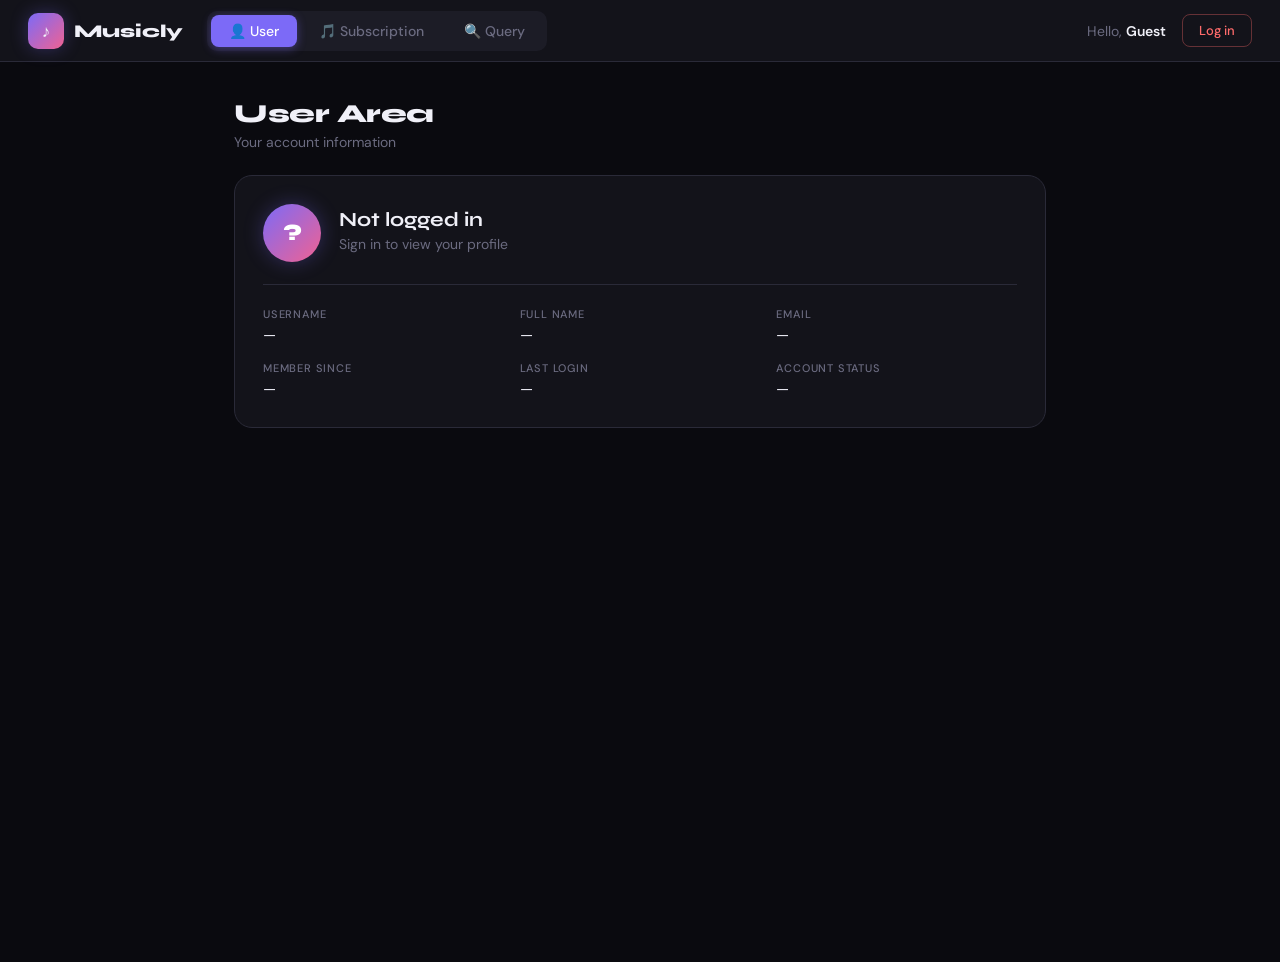
<file: Fontend/index.html>
<!DOCTYPE html>
<html lang="en">
<head>
  <meta charset="UTF-8">
  <meta name="viewport" content="width=device-width, initial-scale=1.0">
  <title>Musicly — Library</title>
  <link rel="stylesheet" href="css/shared.css">
  <link rel="stylesheet" href="css/main.css">
</head>
<body>

  <!-- ══════════════════════════════════════
       TOPBAR (header with username + logout)
  ══════════════════════════════════════ -->
  <header class="topbar">
    <div class="topbar-logo">
      <div class="logo-mark">♪</div>
      <span class="logo-text">Musicly</span>
    </div>

    <nav class="topbar-nav">
      <button class="tab-btn active" onclick="switchTab('user', this)">
        👤 User
      </button>
      <button class="tab-btn" onclick="switchTab('subscription', this)">
        🎵 Subscription
      </button>
      <button class="tab-btn" onclick="switchTab('query', this)">
        🔍 Query
      </button>
    </nav>

    <div class="topbar-right">
      <span class="welcome-text">Hello, <strong id="topUsername">—</strong></span>
      <button class="logout-link" id="authBtn" onclick="logout()">Log out</button>
    </div>
  </header>

  <!-- ══════════════════════════════════════
       MAIN CONTENT
  ══════════════════════════════════════ -->
  <main class="main">

    <!-- ─────────────────────────────────
         1. USER AREA
    ───────────────────────────────── -->
    <section id="tab-user" class="tab-section active">
      <div class="section-header">
        <h2 class="section-title">User Area</h2>
        <p class="section-sub">Your account information</p>
      </div>

      <div class="card">
        <div class="user-profile">
          <div class="user-avatar" id="userAvatar">?</div>
          <div class="user-details">
            <div class="user-display-name" id="userDisplayName">—</div>
            <div class="user-display-email" id="userDisplayEmail">—</div>
            <div class="user-display-status" id="userDisplayStatus"></div>
          </div>
        </div>

        <div class="profile-grid">
          <div class="profile-item">
            <span class="pi-label">Username</span>
            <span class="pi-value" id="puUsername">—</span>
          </div>
          <div class="profile-item">
            <span class="pi-label">Full Name</span>
            <span class="pi-value" id="puFullName">—</span>
          </div>
          <div class="profile-item">
            <span class="pi-label">Email</span>
            <span class="pi-value" id="puEmail">—</span>
          </div>
          <div class="profile-item">
            <span class="pi-label">Member Since</span>
            <span class="pi-value" id="puCreated">—</span>
          </div>
          <div class="profile-item">
            <span class="pi-label">Last Login</span>
            <span class="pi-value" id="puLastLogin">—</span>
          </div>
          <div class="profile-item">
            <span class="pi-label">Account Status</span>
            <span class="pi-value" id="puStatus">—</span>
          </div>
        </div>
      </div>
    </section>

    <!-- ─────────────────────────────────
         2. SUBSCRIPTION AREA
    ───────────────────────────────── -->
    <section id="tab-subscription" class="tab-section">
      <div class="section-header">
        <h2 class="section-title">Subscription Area</h2>
        <p class="section-sub">
          Music you have subscribed to · stored in DynamoDB · images from S3
        </p>
      </div>

      <!-- subscription list — empty for new users -->
      <div id="subList" class="music-list">
        <div class="empty-state">
          <div class="empty-icon">🎵</div>
          <div class="empty-title">No subscriptions yet</div>
          <div class="empty-desc">
            Go to the <strong>Query</strong> tab to search for music
            and click <em>Subscribe</em> to add songs here.
          </div>
        </div>
      </div>
    </section>

    <!-- ─────────────────────────────────
         3. QUERY AREA
    ───────────────────────────────── -->
    <section id="tab-query" class="tab-section">
      <div class="section-header">
        <h2 class="section-title">Query Area</h2>
        <p class="section-sub">
          Search songs from DynamoDB · at least one field required
        </p>
      </div>

      <!-- search form -->
      <div class="card query-card">
        <div class="query-fields">
          <div class="form-group">
            <label class="flabel">Title</label>
            <input type="text" id="qTitle"  placeholder="e.g. Love Story">
          </div>
          <div class="form-group">
            <label class="flabel">Artist</label>
            <input type="text" id="qArtist" placeholder="e.g. Taylor Swift">
          </div>
          <div class="form-group">
            <label class="flabel">Album</label>
            <input type="text" id="qAlbum"  placeholder="e.g. Fearless">
          </div>
          <div class="form-group">
            <label class="flabel">Year</label>
            <input type="text" id="qYear"   placeholder="e.g. 1974" maxlength="4">
          </div>
        </div>
        <div class="query-actions">
          <button class="btn" id="queryBtn" onclick="runQuery()">
            Query
          </button>
          <button class="btn btn-outline" onclick="clearQuery()">
            Clear
          </button>
        </div>
        <div id="queryIndexTag" class="index-tag"></div>
      </div>

      <!-- results -->
      <div id="queryResults" class="music-list" style="display:none"></div>
      <div id="queryEmpty"   class="no-result"  style="display:none">
        no result.
      </div>
    </section>

  </main>

  <!-- toast -->
  <div id="toast" class="toast"></div>
  <script src="js/config.js"></script>
  <script src="js/main.js"></script>
</body>
</html>
</file>
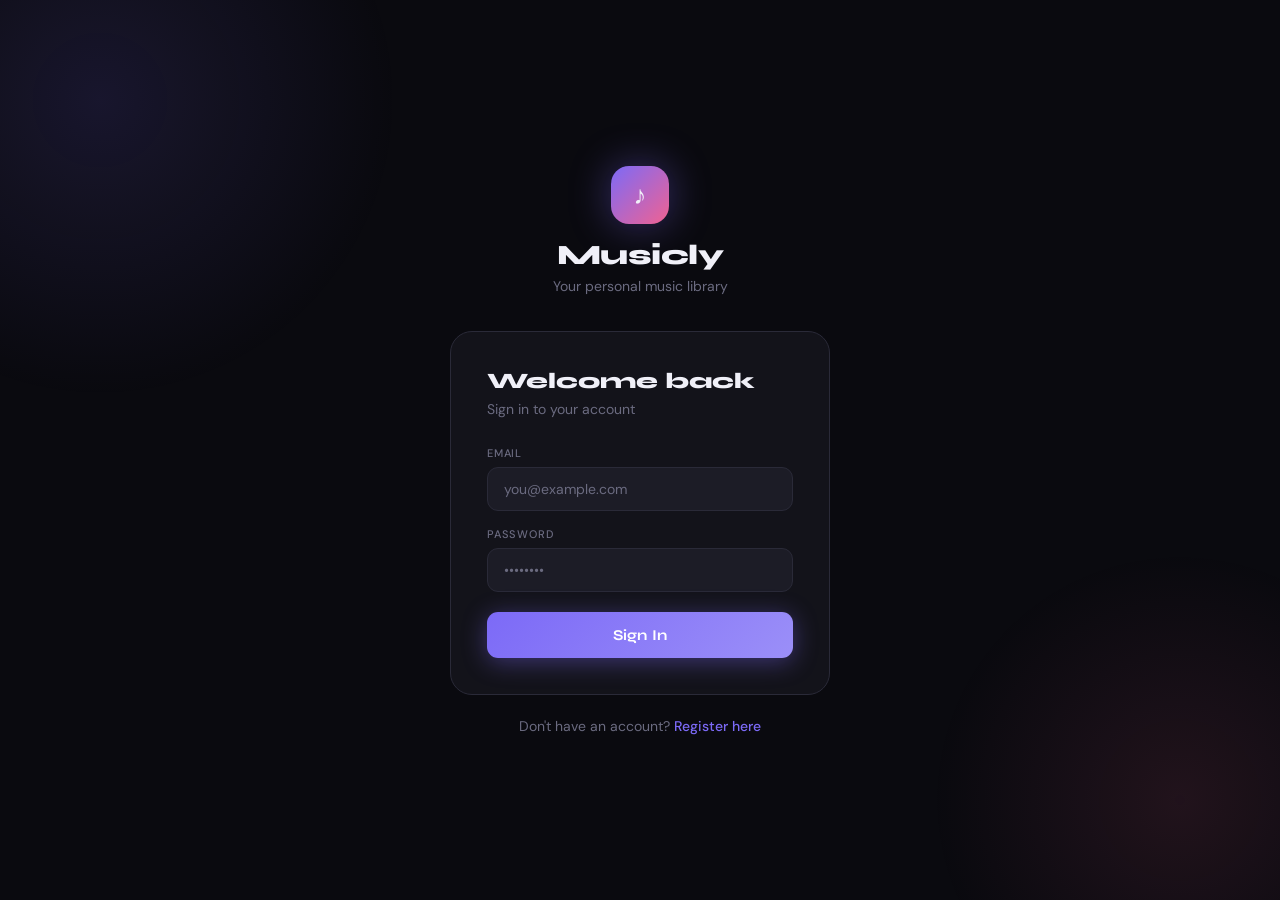
<file: Fontend/login.html>
<!DOCTYPE html>
<html lang="en">
<head>
  <meta charset="UTF-8">
  <meta name="viewport" content="width=device-width, initial-scale=1.0">
  <title>Musicly — Sign In</title>
  <link rel="stylesheet" href="css/shared.css">
  <link rel="stylesheet" href="css/login.css">
</head>
<body>

  <div class="container">

    <!-- Logo -->
    <div class="logo">
      <div class="logo-mark">♪</div>
      <h1>Musicly</h1>
      <p>Your personal music library</p>
    </div>

    <!-- Card -->
    <div class="card">
      <div class="card-title">Welcome back</div>
      <div class="card-sub">Sign in to your account</div>

      <div id="msg" class="msg"></div>

      <div class="form-group">
        <label class="flabel">Email</label>
        <input type="email" id="loginEmail" placeholder="you@example.com" autocomplete="email">
      </div>

      <div class="form-group">
        <label class="flabel">Password</label>
        <input type="password" id="loginPassword" placeholder="••••••••" autocomplete="current-password">
      </div>

      <button class="btn btn-full" id="loginBtn" onclick="handleLogin()">
        Sign In
      </button>
    </div>

    <!-- Link to register -->
    <div class="bottom-link">
      Don't have an account? <a href="register.html">Register here</a>
    </div>

  </div>

  <script src="js/config.js"></script>
  <script src="js/login.js"></script>
</body>
</html>
</file>
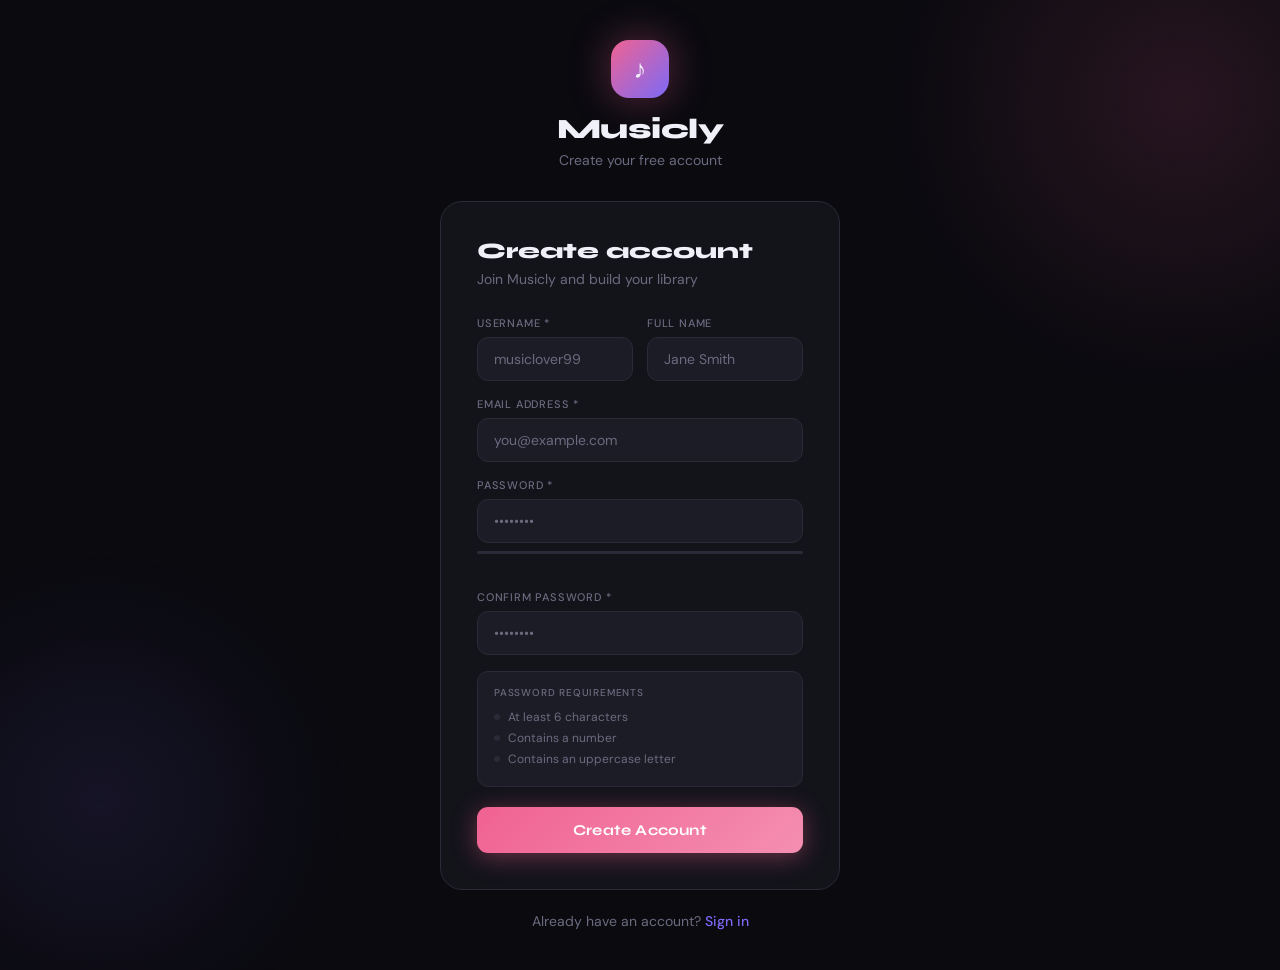
<file: Fontend/register.html>
<!DOCTYPE html>
<html lang="en">
<head>
  <meta charset="UTF-8">
  <meta name="viewport" content="width=device-width, initial-scale=1.0">
  <title>Musicly — Register</title>
  <link rel="stylesheet" href="css/shared.css">
  <link rel="stylesheet" href="css/register.css">
</head>
<body>

  <div class="container">

    <!-- Logo -->
    <div class="logo">
      <div class="logo-mark">♪</div>
      <h1>Musicly</h1>
      <p>Create your free account</p>
    </div>

    <!-- Card -->
    <div class="card">
      <div class="card-title">Create account</div>
      <div class="card-sub">Join Musicly and build your library</div>

      <div id="msg" class="msg"></div>

      <div class="form-row">
        <div class="form-group">
          <label class="flabel">Username *</label>
          <input type="text" id="regUsername" placeholder="musiclover99" maxlength="30">
        </div>
        <div class="form-group">
          <label class="flabel">Full Name</label>
          <input type="text" id="regFullName" placeholder="Jane Smith">
        </div>
      </div>

      <div class="form-group">
        <label class="flabel">Email Address *</label>
        <input type="email" id="regEmail" placeholder="you@example.com" autocomplete="email">
      </div>

      <div class="form-group">
        <label class="flabel">Password *</label>
        <input type="password" id="regPassword" placeholder="••••••••" autocomplete="new-password">
        <div class="strength-wrap">
          <div class="strength-bar-track">
            <div class="strength-bar" id="strengthBar"></div>
          </div>
          <div class="strength-text" id="strengthText"></div>
        </div>
      </div>

      <div class="form-group">
        <label class="flabel">Confirm Password *</label>
        <input type="password" id="regConfirm" placeholder="••••••••" autocomplete="new-password">
      </div>

      <!-- Password requirements -->
      <div class="requirements">
        <div class="req-title">Password requirements</div>
        <div class="req-item" id="req-len">
          <span class="req-dot"></span> At least 6 characters
        </div>
        <div class="req-item" id="req-num">
          <span class="req-dot"></span> Contains a number
        </div>
        <div class="req-item" id="req-upper">
          <span class="req-dot"></span> Contains an uppercase letter
        </div>
      </div>

      <button class="btn btn-full" id="regBtn" onclick="handleRegister()">
        Create Account
      </button>
    </div>

    <!-- Link to login -->
    <div class="bottom-link">
      Already have an account? <a href="login.html">Sign in</a>
    </div>

  </div>

  <script src="js/config.js"></script>
  <script src="js/register.js"></script>
</body>
</html>
</file>
<file: Fontend/css/shared.css>
/* ── shared.css — global variables, reset, base ── */
@import url('https://fonts.googleapis.com/css2?family=Syne:wght@400;600;700;800&family=DM+Sans:wght@300;400;500&display=swap');

:root {
  --bg:         #0a0a0f;
  --surface:    #13131a;
  --surface2:   #1c1c26;
  --border:     #2a2a38;
  --accent:     #7c6af7;
  --accent2:    #f06292;
  --text:       #f0f0f8;
  --muted:      #6b6b80;
  --input-bg:   #1c1c26;
  --error:      #ff6b6b;
  --success:    #6bffb8;
  --font-head:  'Syne', sans-serif;
  --font-body:  'DM Sans', sans-serif;
}

* { margin: 0; padding: 0; box-sizing: border-box; }

body {
  background: var(--bg);
  color: var(--text);
  font-family: var(--font-body);
  min-height: 100vh;
}

/* ── form elements ── */
label.flabel {
  display: block;
  font-size: 11px;
  font-weight: 500;
  color: var(--muted);
  text-transform: uppercase;
  letter-spacing: 0.8px;
  margin-bottom: 7px;
}

input, select {
  width: 100%;
  padding: 12px 16px;
  background: var(--input-bg);
  border: 1px solid var(--border);
  border-radius: 11px;
  color: var(--text);
  font-family: var(--font-body);
  font-size: 14px;
  outline: none;
  transition: border-color 0.2s, box-shadow 0.2s;
}
input:focus, select:focus {
  border-color: var(--accent);
  box-shadow: 0 0 0 3px rgba(124,106,247,0.15);
}
input::placeholder { color: var(--muted); }
select option      { background: var(--surface2); }

/* ── buttons ── */
.btn {
  padding: 12px 24px;
  border: none;
  border-radius: 11px;
  background: linear-gradient(135deg, var(--accent), #9b8ff8);
  color: white;
  font-family: var(--font-head);
  font-size: 14px;
  font-weight: 700;
  cursor: pointer;
  transition: opacity 0.2s, transform 0.1s, box-shadow 0.2s;
  box-shadow: 0 4px 20px rgba(124,106,247,0.35);
  letter-spacing: 0.2px;
}
.btn:hover   { opacity: 0.9; box-shadow: 0 6px 28px rgba(124,106,247,0.5); }
.btn:active  { transform: scale(0.98); }
.btn:disabled{ opacity: 0.5; cursor: not-allowed; }

.btn-outline {
  background: transparent;
  border: 1px solid var(--border);
  color: var(--muted);
  box-shadow: none;
}
.btn-outline:hover { background: var(--surface2); color: var(--text); opacity: 1; box-shadow: none; }

.btn-red {
  background: transparent;
  border: 1px solid rgba(255,107,107,0.3);
  color: var(--error);
  box-shadow: none;
  padding: 7px 14px;
  font-size: 12px;
}
.btn-red:hover { background: rgba(255,107,107,0.1); opacity: 1; box-shadow: none; }

.btn-full { width: 100%; }

/* ── cards ── */
.card {
  background: var(--surface);
  border: 1px solid var(--border);
  border-radius: 18px;
  padding: 28px;
  margin-bottom: 22px;
}
.card-title {
  font-family: var(--font-head);
  font-size: 16px;
  font-weight: 700;
  margin-bottom: 20px;
  display: flex;
  align-items: center;
  gap: 8px;
}

/* ── messages ── */
.msg {
  padding: 11px 14px;
  border-radius: 9px;
  font-size: 13px;
  margin-bottom: 16px;
  display: none;
}
.msg.error   { background: rgba(255,107,107,0.1); border: 1px solid rgba(255,107,107,0.3); color: var(--error);   display: block; }
.msg.success { background: rgba(107,255,184,0.1); border: 1px solid rgba(107,255,184,0.3); color: var(--success); display: block; }

/* ── toast ── */
.toast {
  position: fixed;
  bottom: 24px; right: 24px;
  padding: 13px 20px;
  border-radius: 11px;
  font-size: 14px; font-weight: 500;
  z-index: 999;
  display: none;
  animation: slideUp 0.3s ease;
}
.toast.ok  { display: flex; background: rgba(107,255,184,0.12); border: 1px solid rgba(107,255,184,0.3); color: var(--success); }
.toast.err { display: flex; background: rgba(255,107,107,0.12); border: 1px solid rgba(255,107,107,0.3); color: var(--error); }

/* ── animations ── */
@keyframes fadeUp {
  from { opacity: 0; transform: translateY(24px); }
  to   { opacity: 1; transform: translateY(0); }
}
@keyframes fadeIn {
  from { opacity: 0; transform: translateY(10px); }
  to   { opacity: 1; transform: translateY(0); }
}
@keyframes slideUp {
  from { opacity: 0; transform: translateY(12px); }
  to   { opacity: 1; transform: translateY(0); }
}
@keyframes drift {
  from { transform: translate(0,0); }
  to   { transform: translate(60px,40px); }
}

/* ── utils ── */
.form-group  { margin-bottom: 16px; }
.form-row    { display: grid; grid-template-columns: 1fr 1fr; gap: 14px; }
.form-row .full { grid-column: 1 / -1; }
.btn-row     { display: flex; gap: 10px; flex-wrap: wrap; margin-top: 8px; }
.empty       { padding: 48px; text-align: center; color: var(--muted); font-size: 14px; }
.loading     { padding: 48px; text-align: center; color: var(--muted); font-size: 14px; }
</file>
<file: Fontend/css/main.css>
/* ── main.css ── */

/* ══════════════════════════════════════
   TOPBAR
══════════════════════════════════════ */
.topbar {
  position: fixed;
  top: 0; left: 0; right: 0;
  height: 62px;
  background: var(--surface);
  border-bottom: 1px solid var(--border);
  display: flex;
  align-items: center;
  padding: 0 28px;
  gap: 24px;
  z-index: 50;
}

.topbar-logo {
  display: flex;
  align-items: center;
  gap: 10px;
  flex-shrink: 0;
}
.logo-mark {
  width: 36px; height: 36px;
  background: linear-gradient(135deg, var(--accent), var(--accent2));
  border-radius: 10px;
  display: flex; align-items: center; justify-content: center;
  font-size: 17px;
  box-shadow: 0 0 18px rgba(124,106,247,0.3);
}
.logo-text {
  font-family: var(--font-head);
  font-size: 18px; font-weight: 800;
}

/* tab navigation */
.topbar-nav {
  display: flex;
  gap: 4px;
  background: var(--surface2);
  border-radius: 10px;
  padding: 4px;
}
.tab-btn {
  padding: 7px 18px;
  border: none;
  border-radius: 8px;
  background: transparent;
  color: var(--muted);
  font-family: var(--font-body);
  font-size: 14px; font-weight: 500;
  cursor: pointer;
  transition: background 0.15s, color 0.15s;
  white-space: nowrap;
}
.tab-btn:hover  { background: var(--border); color: var(--text); }
.tab-btn.active {
  background: var(--accent);
  color: white;
  box-shadow: 0 2px 10px rgba(124,106,247,0.4);
}

/* right side: username + logout */
.topbar-right {
  margin-left: auto;
  display: flex;
  align-items: center;
  gap: 16px;
  flex-shrink: 0;
}
.welcome-text {
  font-size: 14px;
  color: var(--muted);
}
.welcome-text strong {
  color: var(--text);
  font-weight: 600;
}
.logout-link {
  padding: 7px 16px;
  border: 1px solid rgba(255,107,107,0.35);
  border-radius: 8px;
  background: transparent;
  color: var(--error);
  font-family: var(--font-body);
  font-size: 13px; font-weight: 500;
  cursor: pointer;
  transition: background 0.15s;
}
.logout-link:hover { background: rgba(255,107,107,0.1); }

/* ══════════════════════════════════════
   MAIN CONTENT
══════════════════════════════════════ */
.main {
  margin-top: 62px;
  padding: 36px 24px;
  max-width: 860px;
  width: 100%;
  margin-left: auto;
  margin-right: auto;
}

/* tab sections */
.tab-section { display: none; }
.tab-section.active {
  display: block;
  animation: fadeIn 0.3s ease both;
}

.section-header  { margin-bottom: 24px; }
.section-title {
  font-family: var(--font-head);
  font-size: 26px; font-weight: 800;
  letter-spacing: -0.5px;
  margin-bottom: 4px;
}
.section-sub { color: var(--muted); font-size: 14px; }

/* ══════════════════════════════════════
   USER AREA
══════════════════════════════════════ */
.user-profile {
  display: flex;
  align-items: center;
  gap: 18px;
  padding-bottom: 22px;
  margin-bottom: 22px;
  border-bottom: 1px solid var(--border);
}
.user-avatar {
  width: 58px; height: 58px;
  border-radius: 50%;
  background: linear-gradient(135deg, var(--accent), var(--accent2));
  display: flex; align-items: center; justify-content: center;
  font-family: var(--font-head);
  font-size: 22px; font-weight: 800;
  color: white;
  flex-shrink: 0;
  box-shadow: 0 0 20px rgba(124,106,247,0.3);
}
.user-display-name  { font-family: var(--font-head); font-size: 20px; font-weight: 700; margin-bottom: 3px; }
.user-display-email { font-size: 14px; color: var(--muted); margin-bottom: 6px; }

.badge {
  display: inline-flex; align-items: center;
  padding: 2px 10px; border-radius: 20px;
  font-size: 12px; font-weight: 500; gap: 4px;
}
.badge.on  { background: rgba(107,255,184,0.1); border: 1px solid rgba(107,255,184,0.25); color: var(--success); }
.badge.off { background: rgba(255,107,107,0.1); border: 1px solid rgba(255,107,107,0.25); color: var(--error); }

.profile-grid {
  display: grid;
  grid-template-columns: repeat(3, 1fr);
  gap: 16px;
}
.profile-item { display: flex; flex-direction: column; gap: 4px; }
.pi-label {
  font-size: 11px; font-weight: 500;
  color: var(--muted);
  text-transform: uppercase; letter-spacing: 0.8px;
}
.pi-value { font-size: 15px; }

/* ══════════════════════════════════════
   MUSIC LIST (shared by subscription + query results)
══════════════════════════════════════ */
.music-list { display: flex; flex-direction: column; gap: 12px; }

.music-card {
  display: flex;
  align-items: center;
  gap: 16px;
  padding: 14px 18px;
  background: var(--surface);
  border: 1px solid var(--border);
  border-radius: 14px;
  transition: border-color 0.15s, transform 0.15s;
}
.music-card:hover {
  border-color: var(--accent);
  transform: translateY(-1px);
}

/* artist image from S3 */
.music-img {
  width: 54px; height: 54px;
  border-radius: 10px;
  object-fit: cover;
  background: var(--surface2);
  border: 1px solid var(--border);
  flex-shrink: 0;
}
.music-img-placeholder {
  width: 54px; height: 54px;
  border-radius: 10px;
  background: var(--surface2);
  border: 1px solid var(--border);
  display: flex; align-items: center; justify-content: center;
  font-size: 20px;
  flex-shrink: 0;
}

.music-info { flex: 1; min-width: 0; }
.music-title  { font-size: 15px; font-weight: 600; white-space: nowrap; overflow: hidden; text-overflow: ellipsis; margin-bottom: 3px; }
.music-artist { font-size: 13px; color: var(--muted); margin-bottom: 2px; }
.music-meta   { font-size: 12px; color: var(--muted); }

.music-action { flex-shrink: 0; }

/* subscribe button */
.btn-subscribe {
  padding: 8px 18px;
  border: 1px solid rgba(124,106,247,0.4);
  border-radius: 8px;
  background: rgba(124,106,247,0.1);
  color: var(--accent);
  font-family: var(--font-body);
  font-size: 13px; font-weight: 500;
  cursor: pointer;
  transition: background 0.15s, border-color 0.15s;
  white-space: nowrap;
}
.btn-subscribe:hover {
  background: rgba(124,106,247,0.2);
  border-color: var(--accent);
}
.btn-subscribe.subscribed {
  background: rgba(107,255,184,0.08);
  border-color: rgba(107,255,184,0.3);
  color: var(--success);
  cursor: default;
}

/* remove button */
.btn-remove {
  padding: 8px 18px;
  border: 1px solid rgba(255,107,107,0.35);
  border-radius: 8px;
  background: transparent;
  color: var(--error);
  font-family: var(--font-body);
  font-size: 13px; font-weight: 500;
  cursor: pointer;
  transition: background 0.15s;
  white-space: nowrap;
}
.btn-remove:hover { background: rgba(255,107,107,0.1); }

/* ══════════════════════════════════════
   EMPTY STATE
══════════════════════════════════════ */
.empty-state {
  text-align: center;
  padding: 60px 20px;
  background: var(--surface);
  border: 1px dashed var(--border);
  border-radius: 16px;
}
.empty-icon  { font-size: 40px; margin-bottom: 14px; }
.empty-title { font-family: var(--font-head); font-size: 18px; font-weight: 700; margin-bottom: 8px; }
.empty-desc  { font-size: 14px; color: var(--muted); line-height: 1.7; }
.empty-desc strong { color: var(--accent); }
.empty-desc em     { color: var(--text); font-style: normal; font-weight: 500; }

/* ══════════════════════════════════════
   QUERY AREA
══════════════════════════════════════ */
.query-card { margin-bottom: 24px; }

.query-fields {
  display: grid;
  grid-template-columns: 1fr 1fr;
  gap: 14px;
  margin-bottom: 16px;
}
.query-actions {
  display: flex;
  gap: 10px;
}
.index-tag {
  display: none;
  margin-top: 14px;
  padding: 6px 14px;
  border-radius: 20px;
  font-size: 12px; font-weight: 500;
  background: rgba(124,106,247,0.1);
  color: var(--accent);
  border: 1px solid rgba(124,106,247,0.25);
  width: fit-content;
}
.index-tag.show { display: block; }

/* no result message */
.no-result {
  text-align: center;
  padding: 40px;
  background: var(--surface);
  border: 1px solid var(--border);
  border-radius: 14px;
  font-size: 15px;
  color: var(--muted);
  font-style: italic;
}
</file>
<file: Fontend/css/login.css>
/* ── login.css ── */

body {
  display: flex;
  align-items: center;
  justify-content: center;
  overflow: hidden;
}

/* animated background blobs */
body::before {
  content: '';
  position: fixed;
  width: 600px; height: 600px;
  background: radial-gradient(circle, rgba(124,106,247,0.13) 0%, transparent 70%);
  top: -200px; left: -200px;
  animation: drift 8s ease-in-out infinite alternate;
  pointer-events: none;
}
body::after {
  content: '';
  position: fixed;
  width: 500px; height: 500px;
  background: radial-gradient(circle, rgba(240,98,146,0.1) 0%, transparent 70%);
  bottom: -150px; right: -150px;
  animation: drift 10s ease-in-out infinite alternate-reverse;
  pointer-events: none;
}

.container {
  width: 100%;
  max-width: 420px;
  padding: 20px;
  position: relative;
  z-index: 1;
  animation: fadeUp 0.6s ease both;
}

/* logo */
.logo {
  text-align: center;
  margin-bottom: 36px;
}
.logo-mark {
  width: 58px; height: 58px;
  background: linear-gradient(135deg, var(--accent), var(--accent2));
  border-radius: 18px;
  display: inline-flex;
  align-items: center;
  justify-content: center;
  font-size: 26px;
  margin-bottom: 14px;
  box-shadow: 0 0 40px rgba(124,106,247,0.4);
}
.logo h1 {
  font-family: var(--font-head);
  font-size: 28px;
  font-weight: 800;
  letter-spacing: -0.5px;
}
.logo p {
  color: var(--muted);
  font-size: 14px;
  margin-top: 5px;
}

/* card */
.card {
  border-radius: 22px;
  padding: 36px;
}
.card-title {
  font-family: var(--font-head);
  font-size: 22px;
  font-weight: 800;
  margin-bottom: 6px;
}
.card-sub {
  color: var(--muted);
  font-size: 14px;
  margin-bottom: 28px;
}

/* override btn for full width on this page */
.btn {
  width: 100%;
  padding: 14px;
  font-size: 15px;
  margin-top: 4px;
  box-shadow: 0 4px 24px rgba(124,106,247,0.4);
}
.btn:hover { box-shadow: 0 6px 32px rgba(124,106,247,0.55); }

/* bottom link */
.bottom-link {
  text-align: center;
  margin-top: 22px;
  font-size: 14px;
  color: var(--muted);
}
.bottom-link a {
  color: var(--accent);
  text-decoration: none;
  font-weight: 500;
}
.bottom-link a:hover { text-decoration: underline; }
</file>
<file: Fontend/css/register.css>
/* ── register.css ── */

body {
  display: flex;
  align-items: center;
  justify-content: center;
  overflow: hidden;
  padding: 20px 0;
}

body::before {
  content: '';
  position: fixed;
  width: 600px; height: 600px;
  background: radial-gradient(circle, rgba(240,98,146,0.13) 0%, transparent 70%);
  top: -200px; right: -200px;
  animation: drift 9s ease-in-out infinite alternate;
  pointer-events: none;
}
body::after {
  content: '';
  position: fixed;
  width: 500px; height: 500px;
  background: radial-gradient(circle, rgba(124,106,247,0.1) 0%, transparent 70%);
  bottom: -150px; left: -150px;
  animation: drift 11s ease-in-out infinite alternate-reverse;
  pointer-events: none;
}

.container {
  width: 100%;
  max-width: 440px;
  padding: 20px;
  position: relative;
  z-index: 1;
  animation: fadeUp 0.6s ease both;
}

.logo {
  text-align: center;
  margin-bottom: 32px;
}
.logo-mark {
  width: 58px; height: 58px;
  background: linear-gradient(135deg, var(--accent2), var(--accent));
  border-radius: 18px;
  display: inline-flex;
  align-items: center;
  justify-content: center;
  font-size: 26px;
  margin-bottom: 14px;
  box-shadow: 0 0 40px rgba(240,98,146,0.38);
}
.logo h1 {
  font-family: var(--font-head);
  font-size: 28px;
  font-weight: 800;
  letter-spacing: -0.5px;
}
.logo p { color: var(--muted); font-size: 14px; margin-top: 5px; }

.card {
  border-radius: 22px;
  padding: 36px;
}
.card-title {
  font-family: var(--font-head);
  font-size: 22px; font-weight: 800;
  margin-bottom: 6px;
}
.card-sub {
  color: var(--muted);
  font-size: 14px;
  margin-bottom: 28px;
}

/* pink-tinted focus for register */
input:focus {
  border-color: var(--accent2);
  box-shadow: 0 0 0 3px rgba(240,98,146,0.15);
}

/* password strength bar */
.strength-wrap { margin-top: 8px; }
.strength-bar-track {
  height: 3px;
  background: var(--border);
  border-radius: 2px;
  overflow: hidden;
}
.strength-bar {
  height: 100%;
  width: 0%;
  border-radius: 2px;
  transition: width 0.3s, background 0.3s;
}
.strength-text {
  font-size: 11px;
  color: var(--muted);
  margin-top: 4px;
  min-height: 16px;
}

/* requirements box */
.requirements {
  background: var(--input-bg);
  border: 1px solid var(--border);
  border-radius: 11px;
  padding: 14px 16px;
  margin-bottom: 16px;
}
.req-title {
  font-size: 10px; font-weight: 500;
  color: var(--muted);
  text-transform: uppercase;
  letter-spacing: 0.8px;
  margin-bottom: 10px;
}
.req-item {
  display: flex;
  align-items: center;
  gap: 8px;
  font-size: 12px;
  color: var(--muted);
  margin-bottom: 5px;
  transition: color 0.2s;
}
.req-item.met { color: var(--success); }
.req-dot {
  width: 6px; height: 6px;
  border-radius: 50%;
  background: var(--border);
  flex-shrink: 0;
  transition: background 0.2s;
}
.req-item.met .req-dot { background: var(--success); }

/* register btn — pink gradient */
.btn {
  width: 100%;
  padding: 14px;
  font-size: 15px;
  margin-top: 4px;
  background: linear-gradient(135deg, var(--accent2), #f48fb1);
  box-shadow: 0 4px 24px rgba(240,98,146,0.4);
}
.btn:hover { box-shadow: 0 6px 32px rgba(240,98,146,0.55); }

.bottom-link {
  text-align: center;
  margin-top: 22px;
  font-size: 14px;
  color: var(--muted);
}
.bottom-link a {
  color: var(--accent);
  text-decoration: none;
  font-weight: 500;
}
.bottom-link a:hover { text-decoration: underline; }
</file>
